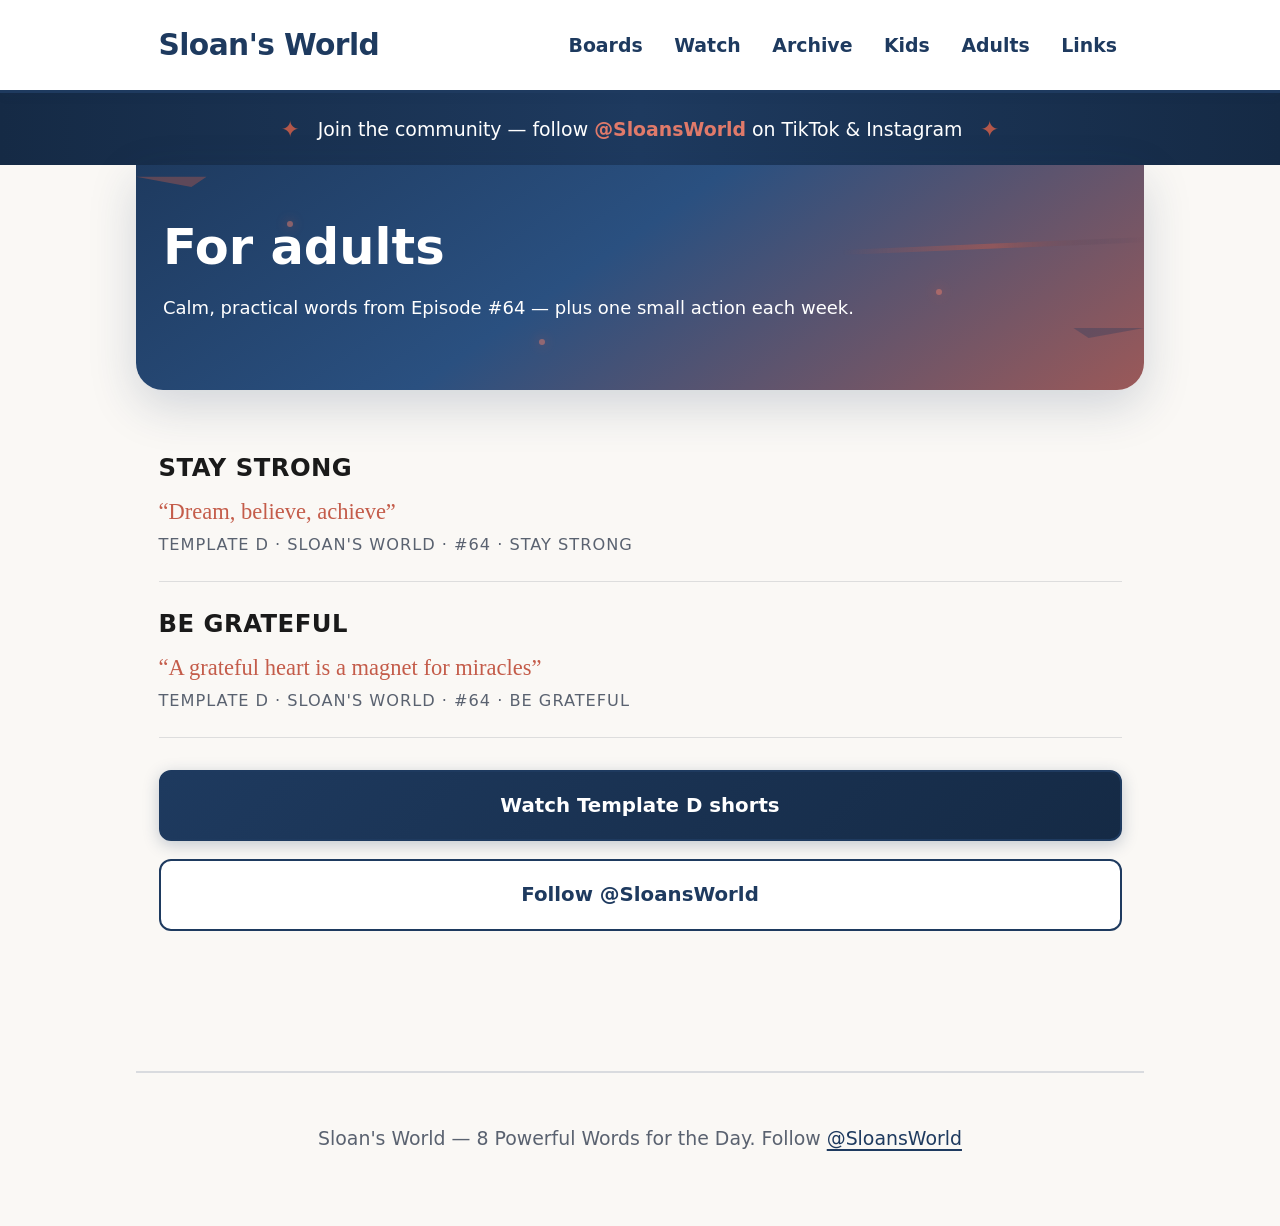
<file: adults/index.html>
<!DOCTYPE html><html lang="en"> <head><meta charset="utf-8"><meta name="viewport" content="width=device-width, initial-scale=1, viewport-fit=cover"><meta name="description" content="Sloan's World — adult pause: stay strong, be grateful."><meta name="theme-color" content="#1E3A5F"><title>Adults · Sloan&#39;s World</title><link rel="stylesheet" href="/_astro/adults.lb2cjWt0.css"></head> <body> <header class="site-header"> <div class="inner"> <a class="logo" href="/">Sloan&#39;s World</a> <nav aria-label="Main"> <a href="/boards/">Boards</a> <a href="/watch/">Watch</a> <a href="/archive/">Archive</a> <a href="/kids/">Kids</a> <a href="/adults/">Adults</a> <a href="/hub/">Links</a> </nav> </div> </header> <div class="social-proof"> <span class="social-proof__icon" aria-hidden="true">✦</span> <p class="social-proof__text">
Join the community — follow <strong>@SloansWorld</strong> on TikTok &amp; Instagram
</p> <span class="social-proof__icon" aria-hidden="true">✦</span> </div> <main class="wrap">  <div class="hero-banner"> <div class="hero-decor" aria-hidden="true"> <svg class="hero-decor__svg" viewBox="0 0 400 200" preserveAspectRatio="xMidYMid slice"> <defs> <linearGradient id="streakGrad" x1="0%" y1="0%" x2="100%" y2="0%"> <stop offset="0%" stop-color="#C45C4A" stop-opacity="0"></stop> <stop offset="50%" stop-color="#C45C4A" stop-opacity="0.85"></stop> <stop offset="100%" stop-color="#1E3A5F" stop-opacity="0"></stop> </linearGradient> </defs> <g class="hero-decor__streak hero-decor__streak--1"> <line x1="0" y1="40" x2="120" y2="38" stroke="url(#streakGrad)" stroke-width="3" stroke-linecap="round"></line> </g> <g class="hero-decor__streak hero-decor__streak--2"> <line x1="280" y1="90" x2="400" y2="85" stroke="url(#streakGrad)" stroke-width="2" stroke-linecap="round"></line> </g> <g class="hero-decor__streak hero-decor__streak--3"> <line x1="50" y1="150" x2="180" y2="148" stroke="url(#streakGrad)" stroke-width="2.5" stroke-linecap="round"></line> </g> <g class="hero-decor__jet hero-decor__jet--1"> <path d="M0 60 L28 60 L22 56 L28 60 L22 64 Z" fill="#C45C4A" opacity="0.7"></path> </g> <g class="hero-decor__jet hero-decor__jet--2"> <path d="M400 120 L372 120 L378 116 L372 120 L378 124 Z" fill="#1E3A5F" opacity="0.55"></path> </g> <g class="hero-decor__missile hero-decor__missile--1"> <ellipse cx="200" cy="30" rx="8" ry="3" fill="#C45C4A" opacity="0.5"></ellipse> <line x1="192" y1="30" x2="160" y2="32" stroke="#C45C4A" stroke-width="1.5" opacity="0.4"></line> </g> <g class="hero-decor__missile hero-decor__missile--2"> <ellipse cx="320" cy="170" rx="7" ry="2.5" fill="#1E3A5F" opacity="0.45"></ellipse> <line x1="313" y1="170" x2="285" y2="168" stroke="#1E3A5F" stroke-width="1.5" opacity="0.35"></line> </g> </svg> <span class="hero-decor__spark hero-decor__spark--1"></span> <span class="hero-decor__spark hero-decor__spark--2"></span> <span class="hero-decor__spark hero-decor__spark--3"></span> </div> <section class="hero"> <h1>For adults</h1> <p>Calm, practical words from Episode #64 — plus one small action each week.</p> </section> </div> <ul class="word-list"> <li> <div class="headline">Stay Strong</div> <div class="quote">&ldquo;Dream, believe, achieve&rdquo;</div> <span class="tag">Template D · Sloan&#39;s World · #64 · Stay Strong</span> </li><li> <div class="headline">Be Grateful</div> <div class="quote">&ldquo;A grateful heart is a magnet for miracles&rdquo;</div> <span class="tag">Template D · Sloan&#39;s World · #64 · Be Grateful</span> </li> </ul> <div class="btn-row"> <a class="btn btn-primary" href="/archive/64/">Watch Template D shorts</a> <a class="btn btn-secondary" href="/hub/">Follow @SloansWorld</a> </div>  </main> <footer class="wrap site-footer"> <p> Sloan&#39;s World — 8 Powerful Words for the Day. Follow  <a href="https://tiktok.com/@SloansWorld"> @SloansWorld </a> </p> </footer> </body></html>
</file>
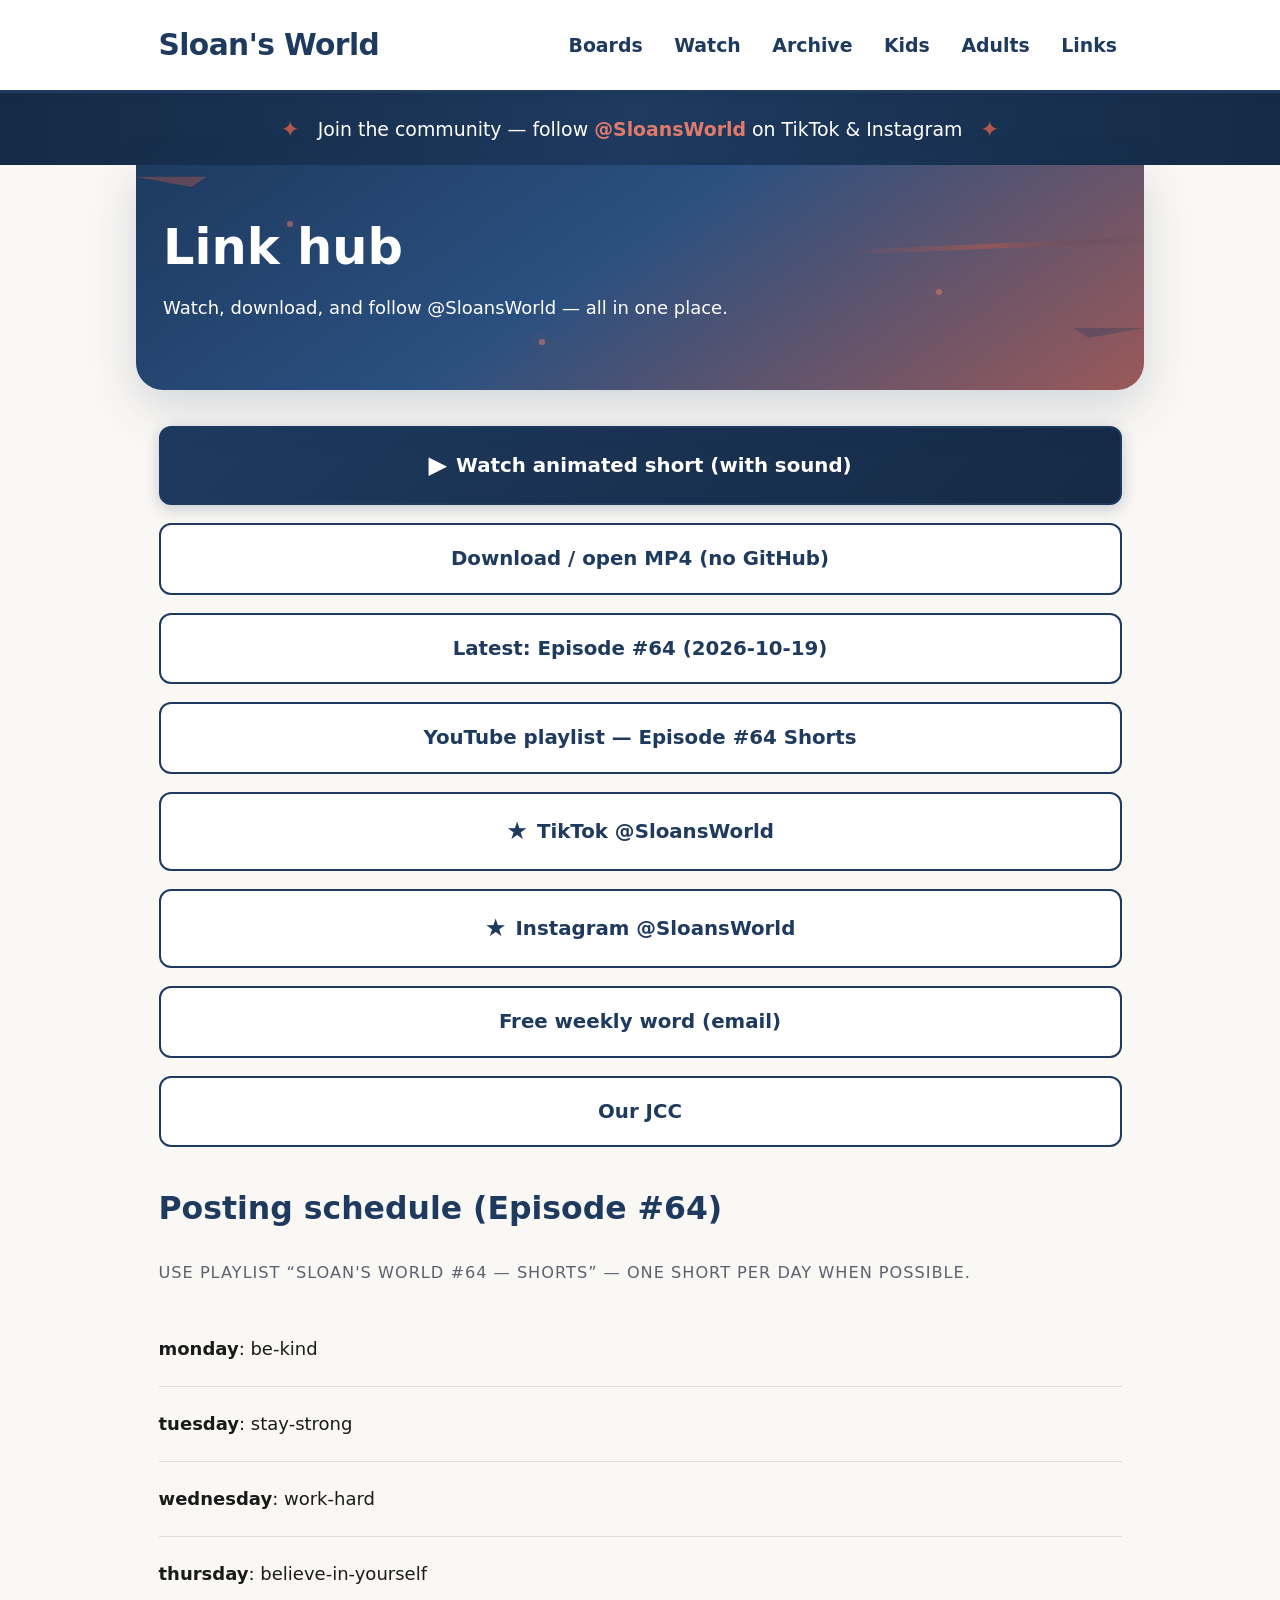
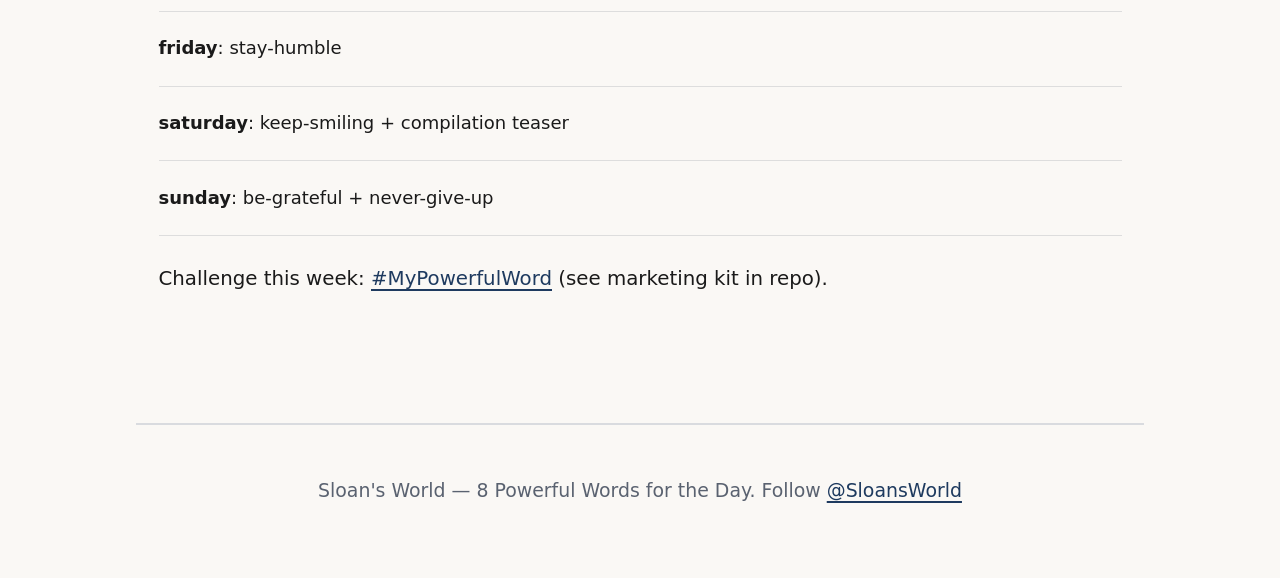
<file: hub/index.html>
<!DOCTYPE html><html lang="en"> <head><meta charset="utf-8"><meta name="viewport" content="width=device-width, initial-scale=1, viewport-fit=cover"><meta name="description" content="Watch, follow, and join Sloan's World."><meta name="theme-color" content="#1E3A5F"><title>Link hub · Sloan&#39;s World</title><link rel="stylesheet" href="/_astro/adults.lb2cjWt0.css"></head> <body> <header class="site-header"> <div class="inner"> <a class="logo" href="/">Sloan&#39;s World</a> <nav aria-label="Main"> <a href="/boards/">Boards</a> <a href="/watch/">Watch</a> <a href="/archive/">Archive</a> <a href="/kids/">Kids</a> <a href="/adults/">Adults</a> <a href="/hub/">Links</a> </nav> </div> </header> <div class="social-proof"> <span class="social-proof__icon" aria-hidden="true">✦</span> <p class="social-proof__text">
Join the community — follow <strong>@SloansWorld</strong> on TikTok &amp; Instagram
</p> <span class="social-proof__icon" aria-hidden="true">✦</span> </div> <main class="wrap">  <div class="hero-banner"> <div class="hero-decor" aria-hidden="true"> <svg class="hero-decor__svg" viewBox="0 0 400 200" preserveAspectRatio="xMidYMid slice"> <defs> <linearGradient id="streakGrad" x1="0%" y1="0%" x2="100%" y2="0%"> <stop offset="0%" stop-color="#C45C4A" stop-opacity="0"></stop> <stop offset="50%" stop-color="#C45C4A" stop-opacity="0.85"></stop> <stop offset="100%" stop-color="#1E3A5F" stop-opacity="0"></stop> </linearGradient> </defs> <g class="hero-decor__streak hero-decor__streak--1"> <line x1="0" y1="40" x2="120" y2="38" stroke="url(#streakGrad)" stroke-width="3" stroke-linecap="round"></line> </g> <g class="hero-decor__streak hero-decor__streak--2"> <line x1="280" y1="90" x2="400" y2="85" stroke="url(#streakGrad)" stroke-width="2" stroke-linecap="round"></line> </g> <g class="hero-decor__streak hero-decor__streak--3"> <line x1="50" y1="150" x2="180" y2="148" stroke="url(#streakGrad)" stroke-width="2.5" stroke-linecap="round"></line> </g> <g class="hero-decor__jet hero-decor__jet--1"> <path d="M0 60 L28 60 L22 56 L28 60 L22 64 Z" fill="#C45C4A" opacity="0.7"></path> </g> <g class="hero-decor__jet hero-decor__jet--2"> <path d="M400 120 L372 120 L378 116 L372 120 L378 124 Z" fill="#1E3A5F" opacity="0.55"></path> </g> <g class="hero-decor__missile hero-decor__missile--1"> <ellipse cx="200" cy="30" rx="8" ry="3" fill="#C45C4A" opacity="0.5"></ellipse> <line x1="192" y1="30" x2="160" y2="32" stroke="#C45C4A" stroke-width="1.5" opacity="0.4"></line> </g> <g class="hero-decor__missile hero-decor__missile--2"> <ellipse cx="320" cy="170" rx="7" ry="2.5" fill="#1E3A5F" opacity="0.45"></ellipse> <line x1="313" y1="170" x2="285" y2="168" stroke="#1E3A5F" stroke-width="1.5" opacity="0.35"></line> </g> </svg> <span class="hero-decor__spark hero-decor__spark--1"></span> <span class="hero-decor__spark hero-decor__spark--2"></span> <span class="hero-decor__spark hero-decor__spark--3"></span> </div> <section class="hero hub"> <h1>Link hub</h1> <p>Watch, download, and follow @SloansWorld — all in one place.</p> </section> </div> <div class="btn-row hub-links"> <a class="btn btn-primary btn--watch" href="/watch/">
Watch animated short (with sound)
</a> <a class="btn btn-secondary" href="https://cdn.jsdelivr.net/gh/NeVoTM/sloans-world@main/videos/SW64_never-give-up_animated.mp4">
Download / open MP4 (no GitHub)
</a> <a class="btn btn-secondary" href="/archive/64/">
Latest: Episode #64 (2026-10-19)
</a> <a class="btn btn-secondary" href="https://www.youtube.com/playlist?list=PL_SLOANS_WORLD_64">
YouTube playlist — Episode #64 Shorts
</a> <a class="btn btn-secondary btn--social" href="https://tiktok.com/@SloansWorld">
TikTok @SloansWorld </a> <a class="btn btn-secondary btn--social" href="https://instagram.com/SloansWorld">
Instagram @SloansWorld </a> <a class="btn btn-secondary" href="https://buttondown.com/sloansworld">
Free weekly word (email)
</a> <a class="btn btn-secondary" href="https://example.com/jcc">
Our JCC
</a> </div> <h2>Posting schedule (Episode #64)</h2> <p class="tag">Use playlist &ldquo;Sloan&#39;s World #64 — Shorts&rdquo; — one short per day when possible.</p> <ul class="word-list"> <li> <strong>monday</strong>: be-kind </li><li> <strong>tuesday</strong>: stay-strong </li><li> <strong>wednesday</strong>: work-hard </li><li> <strong>thursday</strong>: believe-in-yourself </li><li> <strong>friday</strong>: stay-humble </li><li> <strong>saturday</strong>: keep-smiling + compilation teaser </li><li> <strong>sunday</strong>: be-grateful + never-give-up </li> </ul> <p style="font-size: 1.1rem;">
Challenge this week: <a href="/docs/jcc-challenge/">#MyPowerfulWord</a> (see marketing kit in repo).
</p>  </main> <footer class="wrap site-footer"> <p> Sloan&#39;s World — 8 Powerful Words for the Day. Follow  <a href="https://tiktok.com/@SloansWorld"> @SloansWorld </a> </p> </footer> </body></html>
</file>
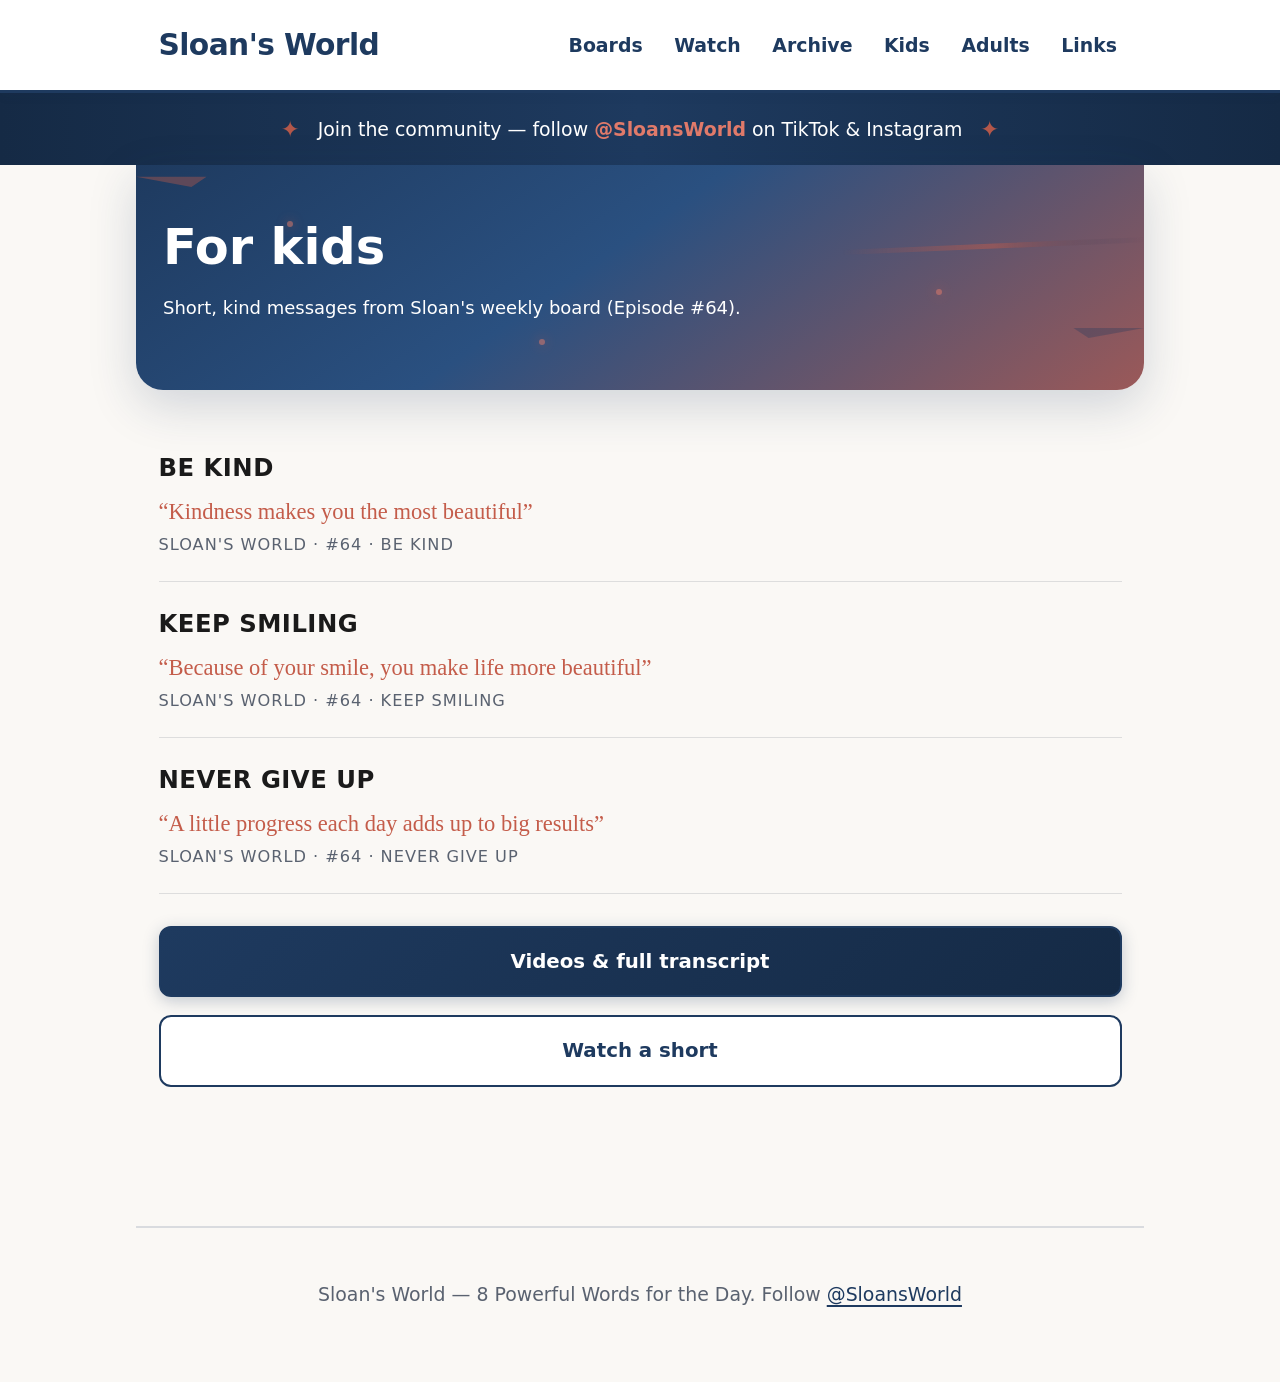
<file: kids/index.html>
<!DOCTYPE html><html lang="en"> <head><meta charset="utf-8"><meta name="viewport" content="width=device-width, initial-scale=1, viewport-fit=cover"><meta name="description" content="Sloan's World words for kids — kindness, smiles, never give up."><meta name="theme-color" content="#1E3A5F"><title>Kids · Sloan&#39;s World</title><link rel="stylesheet" href="/_astro/adults.lb2cjWt0.css"></head> <body> <header class="site-header"> <div class="inner"> <a class="logo" href="/">Sloan&#39;s World</a> <nav aria-label="Main"> <a href="/boards/">Boards</a> <a href="/watch/">Watch</a> <a href="/archive/">Archive</a> <a href="/kids/">Kids</a> <a href="/adults/">Adults</a> <a href="/hub/">Links</a> </nav> </div> </header> <div class="social-proof"> <span class="social-proof__icon" aria-hidden="true">✦</span> <p class="social-proof__text">
Join the community — follow <strong>@SloansWorld</strong> on TikTok &amp; Instagram
</p> <span class="social-proof__icon" aria-hidden="true">✦</span> </div> <main class="wrap">  <div class="hero-banner"> <div class="hero-decor" aria-hidden="true"> <svg class="hero-decor__svg" viewBox="0 0 400 200" preserveAspectRatio="xMidYMid slice"> <defs> <linearGradient id="streakGrad" x1="0%" y1="0%" x2="100%" y2="0%"> <stop offset="0%" stop-color="#C45C4A" stop-opacity="0"></stop> <stop offset="50%" stop-color="#C45C4A" stop-opacity="0.85"></stop> <stop offset="100%" stop-color="#1E3A5F" stop-opacity="0"></stop> </linearGradient> </defs> <g class="hero-decor__streak hero-decor__streak--1"> <line x1="0" y1="40" x2="120" y2="38" stroke="url(#streakGrad)" stroke-width="3" stroke-linecap="round"></line> </g> <g class="hero-decor__streak hero-decor__streak--2"> <line x1="280" y1="90" x2="400" y2="85" stroke="url(#streakGrad)" stroke-width="2" stroke-linecap="round"></line> </g> <g class="hero-decor__streak hero-decor__streak--3"> <line x1="50" y1="150" x2="180" y2="148" stroke="url(#streakGrad)" stroke-width="2.5" stroke-linecap="round"></line> </g> <g class="hero-decor__jet hero-decor__jet--1"> <path d="M0 60 L28 60 L22 56 L28 60 L22 64 Z" fill="#C45C4A" opacity="0.7"></path> </g> <g class="hero-decor__jet hero-decor__jet--2"> <path d="M400 120 L372 120 L378 116 L372 120 L378 124 Z" fill="#1E3A5F" opacity="0.55"></path> </g> <g class="hero-decor__missile hero-decor__missile--1"> <ellipse cx="200" cy="30" rx="8" ry="3" fill="#C45C4A" opacity="0.5"></ellipse> <line x1="192" y1="30" x2="160" y2="32" stroke="#C45C4A" stroke-width="1.5" opacity="0.4"></line> </g> <g class="hero-decor__missile hero-decor__missile--2"> <ellipse cx="320" cy="170" rx="7" ry="2.5" fill="#1E3A5F" opacity="0.45"></ellipse> <line x1="313" y1="170" x2="285" y2="168" stroke="#1E3A5F" stroke-width="1.5" opacity="0.35"></line> </g> </svg> <span class="hero-decor__spark hero-decor__spark--1"></span> <span class="hero-decor__spark hero-decor__spark--2"></span> <span class="hero-decor__spark hero-decor__spark--3"></span> </div> <section class="hero"> <h1>For kids</h1> <p>Short, kind messages from Sloan&apos;s weekly board (Episode #64).</p> </section> </div> <ul class="word-list"> <li> <div class="headline">Be Kind</div> <div class="quote">&ldquo;Kindness makes you the most beautiful&rdquo;</div> <span class="tag">Sloan&#39;s World · #64 · Be Kind</span> </li><li> <div class="headline">Keep Smiling</div> <div class="quote">&ldquo;Because of your smile, you make life more beautiful&rdquo;</div> <span class="tag">Sloan&#39;s World · #64 · Keep Smiling</span> </li><li> <div class="headline">Never Give Up</div> <div class="quote">&ldquo;A little progress each day adds up to big results&rdquo;</div> <span class="tag">Sloan&#39;s World · #64 · Never Give Up</span> </li> </ul> <div class="btn-row"> <a class="btn btn-primary" href="/archive/64/">Videos &amp; full transcript</a> <a class="btn btn-secondary" href="/watch/">Watch a short</a> </div>  </main> <footer class="wrap site-footer"> <p> Sloan&#39;s World — 8 Powerful Words for the Day. Follow  <a href="https://tiktok.com/@SloansWorld"> @SloansWorld </a> </p> </footer> </body></html>
</file>
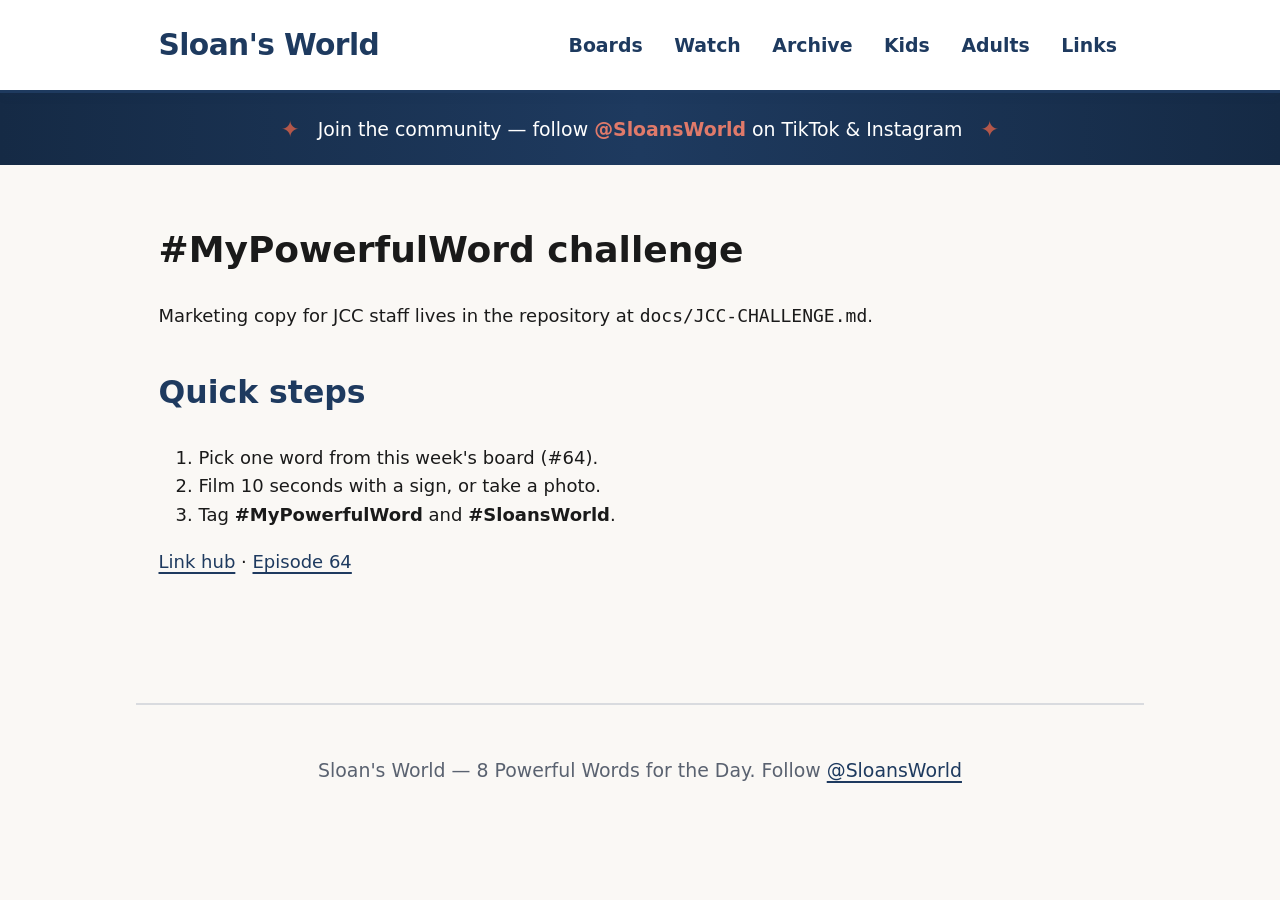
<file: docs/jcc-challenge/index.html>
<!DOCTYPE html><html lang="en"> <head><meta charset="utf-8"><meta name="viewport" content="width=device-width, initial-scale=1, viewport-fit=cover"><meta name="description" content="JCC community challenge for Sloan’s World episode 64."><meta name="theme-color" content="#1E3A5F"><title>#MyPowerfulWord · Sloan&#39;s World</title><link rel="stylesheet" href="/_astro/adults.lb2cjWt0.css"></head> <body> <header class="site-header"> <div class="inner"> <a class="logo" href="/">Sloan&#39;s World</a> <nav aria-label="Main"> <a href="/boards/">Boards</a> <a href="/watch/">Watch</a> <a href="/archive/">Archive</a> <a href="/kids/">Kids</a> <a href="/adults/">Adults</a> <a href="/hub/">Links</a> </nav> </div> </header> <div class="social-proof"> <span class="social-proof__icon" aria-hidden="true">✦</span> <p class="social-proof__text">
Join the community — follow <strong>@SloansWorld</strong> on TikTok &amp; Instagram
</p> <span class="social-proof__icon" aria-hidden="true">✦</span> </div> <main class="wrap">  <h1>#MyPowerfulWord challenge</h1> <p>Marketing copy for JCC staff lives in the repository at <code>docs/JCC-CHALLENGE.md</code>.</p> <h2>Quick steps</h2> <ol> <li>Pick one word from this week&apos;s board (#64).</li> <li>Film 10 seconds with a sign, or take a photo.</li> <li>Tag <strong>#MyPowerfulWord</strong> and <strong>#SloansWorld</strong>.</li> </ol> <p><a href="/hub/">Link hub</a> · <a href="/archive/64/">Episode 64</a></p>  </main> <footer class="wrap site-footer"> <p> Sloan&#39;s World — 8 Powerful Words for the Day. Follow  <a href="https://tiktok.com/@SloansWorld"> @SloansWorld </a> </p> </footer> </body></html>
</file>
<file: _astro/adults.lb2cjWt0.css>
:root{--navy: #1e3a5f;--navy-deep: #152a45;--coral: #c45c4a;--coral-light: #e07a6a;--board: #faf8f5;--ink: #1a1a1a;--muted: #5a6270;--white: #ffffff;--shadow: 0 8px 32px rgba(30, 58, 95, .12);--shadow-lg: 0 16px 48px rgba(30, 58, 95, .18);--font-sans: system-ui, -apple-system, "Segoe UI", Roboto, sans-serif;--font-hand: "Segoe Print", "Bradley Hand", cursive;--font-size-base: 1.125rem;--touch-min: 3rem;--video-max-w: min(100%, 28rem);--video-aspect: 9 / 16;--safe-top: env(safe-area-inset-top, 0px);--safe-bottom: env(safe-area-inset-bottom, 0px);--safe-left: env(safe-area-inset-left, 0px);--safe-right: env(safe-area-inset-right, 0px);--wrap-max: 56rem}*,*:before,*:after{box-sizing:border-box}html{font-family:var(--font-sans);font-size:var(--font-size-base);color:var(--ink);background:var(--board);line-height:1.6;-webkit-text-size-adjust:100%}body{margin:0;min-height:100vh;min-height:100dvh;padding-left:var(--safe-left);padding-right:var(--safe-right)}a{color:var(--navy);text-decoration-thickness:2px;text-underline-offset:4px}a:hover{color:var(--coral)}.wrap{max-width:var(--wrap-max);margin:0 auto;padding:1.75rem 1.25rem calc(3rem + var(--safe-bottom));padding-left:max(1.25rem,var(--safe-left));padding-right:max(1.25rem,var(--safe-right))}.site-header{position:sticky;top:0;z-index:100;padding-top:var(--safe-top);background:#ffffffeb;backdrop-filter:blur(12px);border-bottom:3px solid var(--navy);box-shadow:0 2px 12px #1e3a5f0f}.site-header .inner{max-width:var(--wrap-max);margin:0 auto;display:flex;flex-wrap:wrap;align-items:center;justify-content:space-between;gap:.75rem 1rem;padding:1rem 1.25rem;padding-left:max(1.25rem,var(--safe-left));padding-right:max(1.25rem,var(--safe-right))}.logo{font-size:clamp(1.35rem,4vw,1.65rem);font-weight:800;color:var(--navy);text-decoration:none;letter-spacing:-.02em}nav{display:flex;flex-wrap:wrap;gap:.5rem 1.25rem;font-size:1.05rem}nav a{text-decoration:none;font-weight:700;padding:.5rem .25rem;min-height:var(--touch-min);display:inline-flex;align-items:center}.social-proof{display:flex;align-items:center;justify-content:center;flex-wrap:wrap;gap:.75rem 1rem;padding:1rem 1.25rem;background:linear-gradient(90deg,var(--navy-deep),var(--navy),var(--navy-deep));color:var(--white);text-align:center;font-size:1.05rem}.social-proof__text{margin:0}.social-proof__text strong{color:var(--coral-light)}.social-proof__icon{font-size:1.25rem;color:var(--coral);opacity:.9}.hero-banner{position:relative;overflow:hidden;margin:-1.75rem -1.25rem 2rem;margin-left:calc(-1*max(1.25rem,var(--safe-left)));margin-right:calc(-1*max(1.25rem,var(--safe-right)));padding:2.5rem 1.5rem 2.75rem;background:linear-gradient(145deg,var(--navy) 0%,#2a5080 45%,var(--coral) 120%);color:var(--white);border-radius:0 0 1.5rem 1.5rem;box-shadow:var(--shadow-lg)}.hero-banner .hero h1,.hero-banner h1{font-size:clamp(2rem,6vw,2.75rem);margin:.5rem 0 .35rem;color:var(--white);line-height:1.15;font-weight:800}.hero-banner .tag,.hero-banner .episode-badge{color:#ffffffeb}.hero-banner .episode-badge{background:var(--coral);font-size:.95rem;padding:.35rem .85rem}.hero{margin:2rem 0;position:relative;z-index:1}.hero h1{font-size:clamp(1.85rem,5vw,2.5rem);color:var(--navy);margin:0 0 .5rem;font-weight:800;line-height:1.2}.hero-banner .hero{margin:0}.hero-decor{position:absolute;inset:0;pointer-events:none;opacity:.55}.hero-decor__svg{width:100%;height:100%}.hero-decor__streak--1{animation:streak-drift 8s ease-in-out infinite}.hero-decor__streak--2{animation:streak-drift 11s ease-in-out infinite reverse}.hero-decor__streak--3{animation:streak-drift 9s ease-in-out infinite 1s}.hero-decor__jet--1{animation:jet-fly 14s linear infinite}.hero-decor__jet--2{animation:jet-fly-rev 18s linear infinite}.hero-decor__missile--1{animation:missile-glide 12s ease-in-out infinite}.hero-decor__missile--2{animation:missile-glide 15s ease-in-out infinite 2s reverse}.hero-decor__spark{position:absolute;width:6px;height:6px;border-radius:50%;background:var(--coral-light);box-shadow:0 0 12px var(--coral)}.hero-decor__spark--1{top:25%;left:15%;animation:spark-pulse 3s ease-in-out infinite}.hero-decor__spark--2{top:55%;right:20%;animation:spark-pulse 4s ease-in-out infinite .5s}.hero-decor__spark--3{bottom:20%;left:40%;animation:spark-pulse 3.5s ease-in-out infinite 1s}@keyframes streak-drift{0%,to{transform:translate(0);opacity:.4}50%{transform:translate(24px);opacity:1}}@keyframes jet-fly{0%{transform:translate(-40px)}to{transform:translate(440px)}}@keyframes jet-fly-rev{0%{transform:translate(40px)}to{transform:translate(-440px)}}@keyframes missile-glide{0%,to{transform:translate(0) rotate(0)}50%{transform:translate(30px,-8px) rotate(2deg)}}@keyframes spark-pulse{0%,to{opacity:.3;transform:scale(.8)}50%{opacity:1;transform:scale(1.2)}}@media(prefers-reduced-motion:reduce){.hero-decor__streak,.hero-decor__jet,.hero-decor__missile,.hero-decor__spark{animation:none!important}}.episode-badge{display:inline-block;background:var(--navy);color:#fff;padding:.35rem .85rem;border-radius:6px;font-size:.95rem;font-weight:700;letter-spacing:.04em}.section-gradient{background:linear-gradient(180deg,var(--white) 0%,var(--board) 100%);margin:2rem -1.25rem;margin-left:calc(-1*max(1.25rem,var(--safe-left)));margin-right:calc(-1*max(1.25rem,var(--safe-right)));padding:2rem max(1.25rem,var(--safe-left));border-radius:1rem}.episode-grid{display:grid;grid-template-columns:1fr;gap:1.25rem;margin:1.5rem 0;list-style:none;padding:0}@media(min-width:390px){.episode-grid{grid-template-columns:repeat(auto-fill,minmax(min(100%,18rem),1fr))}}.episode-card{background:var(--white);border-radius:14px;border:2px solid rgba(30,58,95,.12);box-shadow:var(--shadow);padding:1.35rem 1.25rem;transition:transform .2s ease,box-shadow .2s ease}.episode-card:hover{transform:translateY(-3px);box-shadow:var(--shadow-lg);border-color:var(--coral)}.episode-card a{text-decoration:none;font-size:1.2rem}.episode-card .tag{margin-top:.5rem;font-size:.9rem}.board-img{width:100%;border-radius:14px;border:4px solid var(--navy);background:#e8e4df;min-height:220px;object-fit:contain;box-shadow:var(--shadow)}.board-hero-wrap{margin:1.25rem 0 2rem;padding:0;width:100vw;max-width:100%;margin-left:calc(50% - 50vw);margin-right:calc(50% - 50vw);background:linear-gradient(180deg,#e8e4df 0%,var(--board) 100%);border-block:5px solid var(--navy);box-shadow:var(--shadow-lg)}.board-spotlight{margin:-1.75rem -1.25rem 0;margin-left:calc(-1*max(1.25rem,var(--safe-left)));margin-right:calc(-1*max(1.25rem,var(--safe-right)));padding:0 0 1.5rem}.board-spotlight__title{font-size:clamp(1.75rem,5vw,2.5rem);font-weight:800;color:var(--navy);text-align:center;margin:1.25rem 1rem .5rem;line-height:1.15}.board-spotlight__meta{text-align:center;margin:0 1rem .75rem}.board-hero{display:block;width:100%;max-width:none;min-height:min(50vh,56vw);height:auto;margin:0;padding:0;border:none;border-radius:0;box-shadow:none;object-fit:contain;object-position:center;background:#e8e4df;image-rendering:-webkit-optimize-contrast;image-rendering:crisp-edges}.board-gallery{list-style:none;margin:2rem 0;padding:0;display:grid;grid-template-columns:repeat(auto-fill,minmax(min(100%,16rem),1fr));gap:1.25rem}.board-gallery__item a{display:block;text-decoration:none;color:inherit;border-radius:14px;overflow:hidden;border:3px solid var(--navy);background:var(--board);box-shadow:var(--shadow);transition:transform .15s ease}.board-gallery__item a:hover{transform:translateY(-2px)}.board-gallery__item img{display:block;width:100%;aspect-ratio:4 / 3;object-fit:contain;background:#e8e4df}.board-gallery__caption{padding:.75rem 1rem 1rem}.board-gallery__pending{display:inline-block;margin-top:.35rem;color:var(--terracotta)}.videos-secondary{margin-top:2.5rem}.videos-secondary h2{font-size:clamp(1.2rem,3.5vw,1.5rem)}.videos-secondary .video-frame{max-width:min(100%,16rem)}.videos-secondary .shorts-grid{gap:1rem}@media(min-width:768px){.videos-secondary .shorts-grid{grid-template-columns:repeat(auto-fill,minmax(12rem,1fr))}}.video-frame{margin:0 auto 1.75rem;max-width:var(--video-max-w)}.video-frame__aspect{position:relative;width:100%;aspect-ratio:var(--video-aspect);max-height:min(85dvh,calc(100dvh - var(--safe-top) - var(--safe-bottom) - 8rem));margin:0 auto;border-radius:16px;overflow:hidden;border:4px solid var(--navy);background:#0a0a0a;box-shadow:var(--shadow-lg)}.video-frame__video{position:absolute;inset:0;width:100%;height:100%;object-fit:contain}.video-frame[data-fit=cover] .video-frame__video{object-fit:cover}.video-frame__caption{margin-top:.75rem;text-align:center;font-size:1.05rem;font-weight:700;color:var(--navy)}.shorts-grid{display:grid;grid-template-columns:1fr;gap:1.5rem;margin-top:1.25rem}@media(min-width:390px){.shorts-grid{grid-template-columns:repeat(auto-fill,minmax(min(100%,16rem),1fr))}}@media(min-width:768px){.video-frame{max-width:min(28rem,100%)}}.word-list{list-style:none;padding:0;margin:1.5rem 0}.word-list li{padding:1.25rem 0;border-bottom:1px solid #ddd}.word-list .headline{font-size:1.35rem;font-weight:800;text-transform:uppercase;color:var(--ink);letter-spacing:.02em}.word-list .quote{font-family:var(--font-hand);color:var(--coral);font-size:1.25rem;margin-top:.35rem}.tag{font-size:.9rem;text-transform:uppercase;letter-spacing:.06em;color:var(--muted)}h2{font-size:clamp(1.4rem,4vw,1.75rem);color:var(--navy);margin-top:2rem}.btn-row{display:flex;flex-direction:column;gap:1rem;margin:1.75rem 0}.btn{display:flex;align-items:center;justify-content:center;text-align:center;padding:1rem 1.25rem;min-height:var(--touch-min);border-radius:12px;font-weight:700;font-size:1.1rem;text-decoration:none;border:2px solid var(--navy);transition:transform .15s ease,background .15s ease}.btn:active{transform:scale(.98)}.btn-primary{background:linear-gradient(135deg,var(--navy),var(--navy-deep));color:#fff;border-color:var(--navy);box-shadow:0 4px 16px #1e3a5f40}.btn-primary:hover{background:var(--coral);border-color:var(--coral);color:#fff}.btn-secondary{background:#fff;color:var(--navy)}.btn-secondary:hover{background:var(--board);color:var(--coral)}.hub .btn{font-size:1.12rem}.hub-links{display:flex;flex-direction:column;gap:1rem}.hub-links .btn:before{margin-right:.5rem;font-size:1.35rem}.hub-links .btn--watch:before{content:"▶"}.hub-links .btn--social:before{content:"★"}footer.site-footer{margin-top:3rem;padding-top:1.75rem;border-top:2px solid rgba(30,58,95,.15);font-size:1.05rem;color:var(--muted);text-align:center}.community{font-style:italic;background:#fff;padding:1.5rem 1.35rem;border-left:5px solid var(--coral);margin:1.75rem 0;border-radius:0 12px 12px 0;font-size:1.12rem;box-shadow:var(--shadow)}@media(min-width:390px)and (max-width:430px){:root{--font-size-base: 1.125rem}.video-frame__aspect{max-height:min(78dvh,720px)}}
</file>
